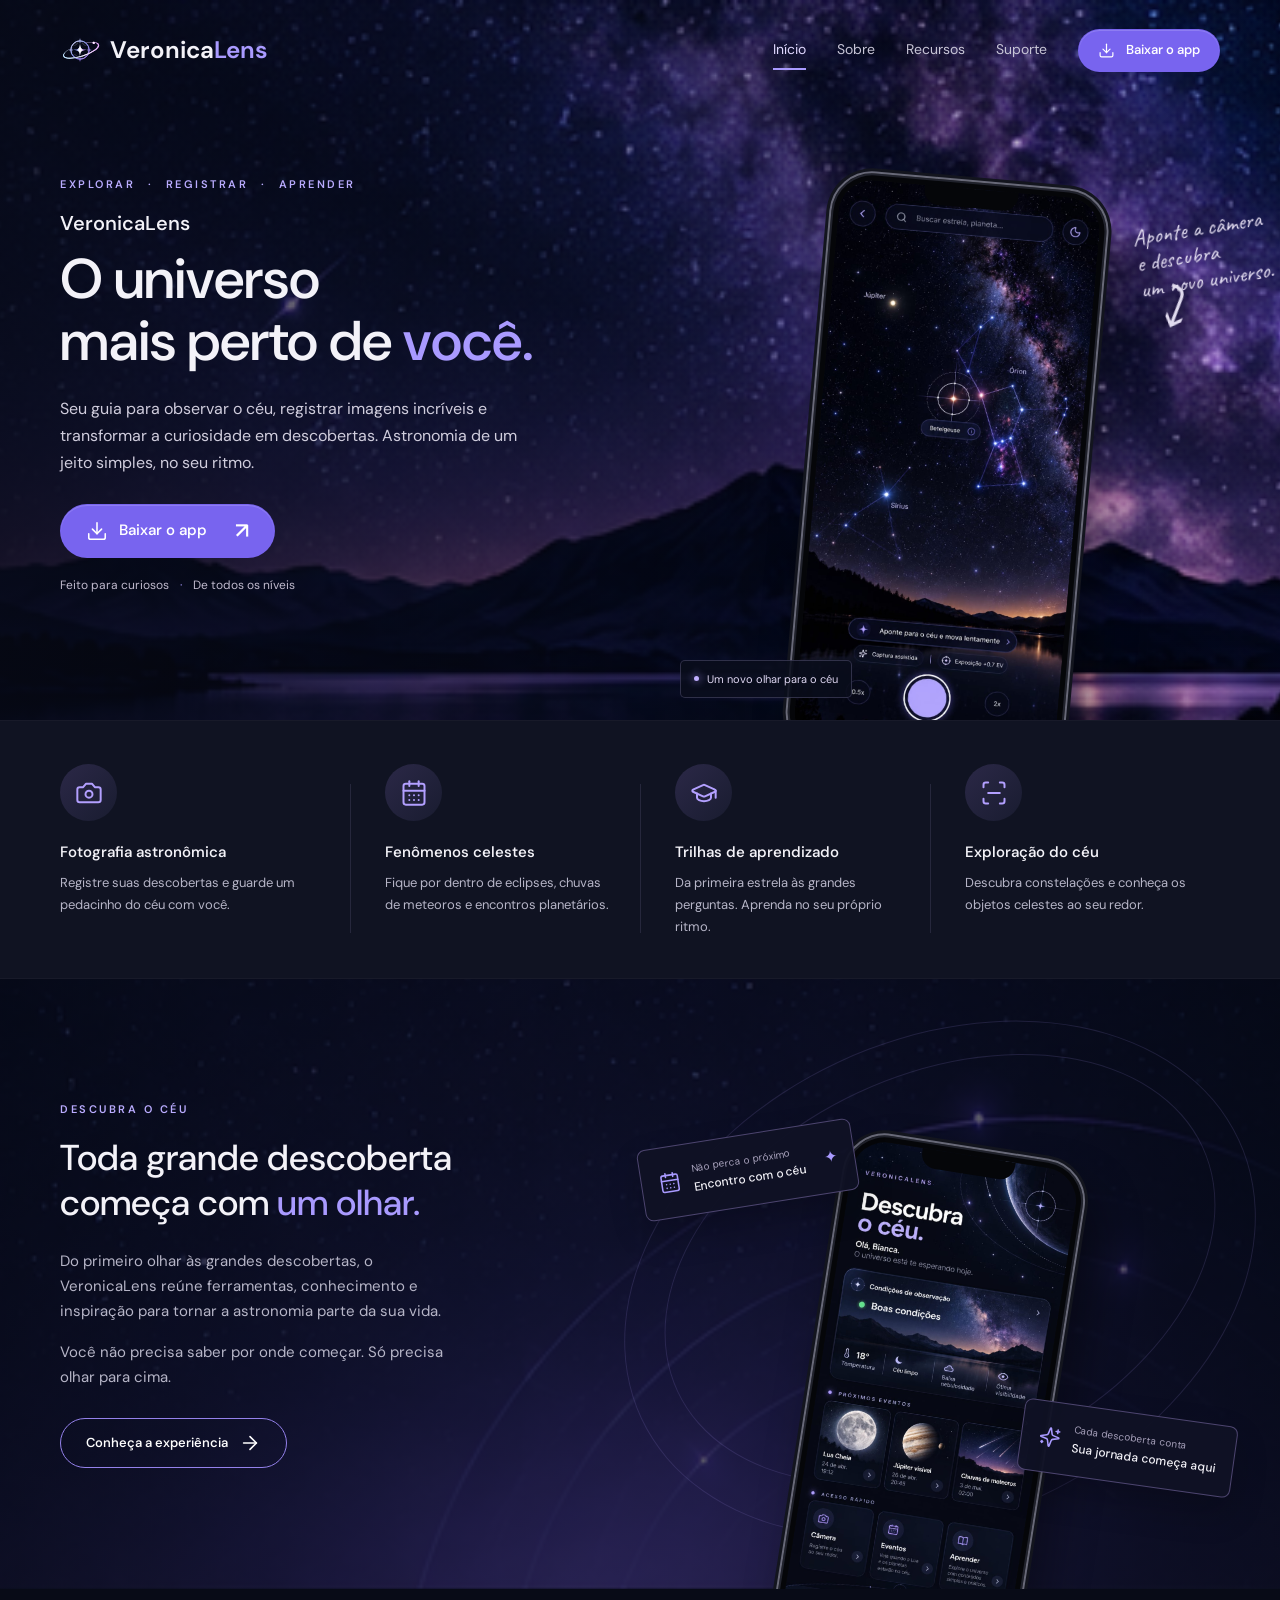
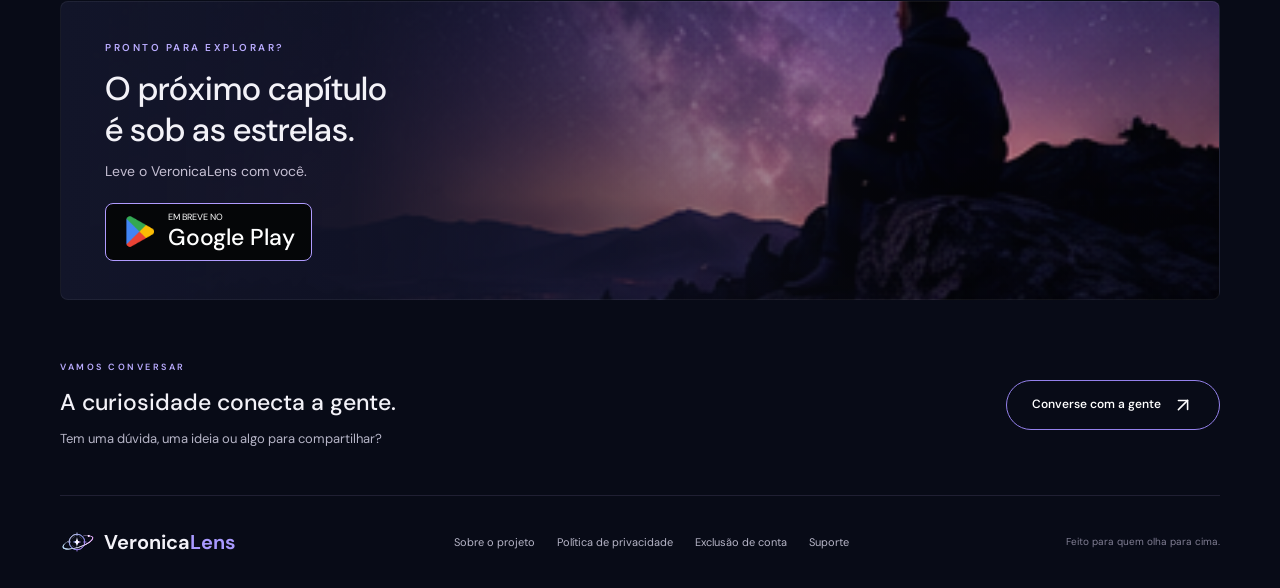
<file: public/index.html>
<!DOCTYPE html>
<html lang="pt-BR">
  <head>
    <meta charset="utf-8">
    <meta name="viewport" content="width=device-width, initial-scale=1">
    <meta name="theme-color" content="#080b17">
    <meta name="description" content="Explore o céu, registre suas descobertas e aprenda astronomia com o VeronicaLens. O universo mais perto de você.">
    <title>VeronicaLens | O universo mais perto de você</title>
    <link rel="icon" href="assets/brand-mark.svg" type="image/svg+xml">
    <link rel="preconnect" href="https://fonts.googleapis.com">
    <link rel="preconnect" href="https://fonts.gstatic.com" crossorigin>
    <link href="https://fonts.googleapis.com/css2?family=Caveat:wght@400;500&family=DM+Sans:wght@400;450;500;550;600;650;700&display=swap" rel="stylesheet">
    <link rel="stylesheet" href="css/style.css">
    <script src="js/lucide.min.js" defer></script>
    <script src="js/main.js" defer></script>
  </head>
  <body>
    <a class="skip-link" href="#conteudo">Ir para o conteúdo</a>
    <div class="hero-sky" id="inicio">
      <header class="site-header container">
        <a class="brand" href="#inicio" aria-label="VeronicaLens, início">
          <img src="assets/brand-mark.svg" width="40" height="40" alt="">
          <span>Veronica<span class="brand-accent">Lens</span></span>
        </a>
        <button class="menu-toggle icon-button" type="button" aria-label="Abrir menu" aria-controls="main-nav" aria-expanded="false"><i data-lucide="menu" aria-hidden="true"></i></button>
        <nav class="main-nav" id="main-nav" aria-label="Navegação principal">
          <a class="nav-link active" href="#inicio" aria-current="location">Início</a>
          <a class="nav-link" href="#sobre">Sobre</a>
          <a class="nav-link" href="#recursos">Recursos</a>
          <a class="nav-link" href="#suporte">Suporte</a>
          <button class="button button-small" type="button" data-download><i data-lucide="download" aria-hidden="true"></i>Baixar o app</button>
        </nav>
      </header>

      <main id="conteudo">
        <section class="hero container" aria-labelledby="hero-title">
          <div class="hero-copy">
            <p class="eyebrow">Explorar <span>·</span> Registrar <span>·</span> Aprender</p>
            <h1 id="hero-title">VeronicaLens<span class="hero-tagline">O universo<br>mais perto de <em>você.</em></span></h1>
            <p class="hero-description">Seu guia para observar o céu, registrar imagens incríveis e transformar a curiosidade em descobertas. Astronomia de um jeito simples, no seu ritmo.</p>
            <button class="button hero-button" type="button" data-download><i data-lucide="download" aria-hidden="true"></i>Baixar o app<span class="button-arrow" aria-hidden="true">↗</span></button>
            <p class="hero-meta">Feito para curiosos <span>·</span> De todos os níveis</p>
          </div>
          <div class="hero-visual">
            <div class="phone hero-phone">
              <div class="phone-camera" aria-hidden="true"></div>
              <img class="phone-screen" src="assets/camera.jpeg" width="738" height="1600" alt="Tela de exploração do VeronicaLens mostrando Órion, Betelgeuse e Sirius no céu estrelado" fetchpriority="high">
            </div>
            <div class="handwritten" aria-hidden="true">Aponte a câmera<br>e descubra<br>um novo universo.<span>⤵</span></div>
            <div class="visual-caption"><span class="live-dot"></span> Um novo olhar para o céu</div>
          </div>
        </section>
      </main>
    </div>

    <section class="features" id="recursos" aria-label="Recursos do VeronicaLens">
      <div class="feature-grid container">
        <article class="feature"><div class="feature-icon"><i data-lucide="camera" aria-hidden="true"></i></div><h2>Fotografia astronômica</h2><p>Registre suas descobertas e guarde um pedacinho do céu com você.</p></article>
        <article class="feature"><div class="feature-icon"><i data-lucide="calendar-days" aria-hidden="true"></i></div><h2>Fenômenos celestes</h2><p>Fique por dentro de eclipses, chuvas de meteoros e encontros planetários.</p></article>
        <article class="feature"><div class="feature-icon"><i data-lucide="graduation-cap" aria-hidden="true"></i></div><h2>Trilhas de aprendizado</h2><p>Da primeira estrela às grandes perguntas. Aprenda no seu próprio ritmo.</p></article>
        <article class="feature"><div class="feature-icon"><i data-lucide="scan-line" aria-hidden="true"></i></div><h2>Exploração do céu</h2><p>Descubra constelações e conheça os objetos celestes ao seu redor.</p></article>
      </div>
    </section>

    <section class="explore-section" id="sobre" aria-labelledby="explore-title">
      <div class="explore container">
        <div class="explore-copy">
          <p class="eyebrow">Descubra o céu</p>
          <h2 id="explore-title">Toda grande descoberta<br>começa com <em>um olhar.</em></h2>
          <p>Do primeiro olhar às grandes descobertas, o VeronicaLens reúne ferramentas, conhecimento e inspiração para tornar a astronomia parte da sua vida.</p>
          <p>Você não precisa saber por onde começar. Só precisa olhar para cima.</p>
          <a class="button button-outline" href="#telas">Conheça a experiência<i data-lucide="arrow-right" aria-hidden="true"></i></a>
        </div>
        <section class="app-showcase" id="telas" aria-label="Telas do aplicativo">
          <div class="orbit orbit-one" aria-hidden="true"></div><div class="orbit orbit-two" aria-hidden="true"></div>
          <div class="floating-label label-events"><span class="label-icon"><i data-lucide="calendar-days" aria-hidden="true"></i></span><div><small>Não perca o próximo</small><strong>Encontro com o céu</strong></div><span class="tiny-star" aria-hidden="true">✦</span></div>
          <div class="phone showcase-phone"><div class="phone-camera" aria-hidden="true"></div><img class="phone-screen" src="assets/home.jpeg" width="738" height="1600" alt="Tela inicial do VeronicaLens com condições de observação, próximos eventos e acesso ao aprendizado" loading="lazy"></div>
          <div class="floating-label label-journey"><span class="label-icon"><i data-lucide="sparkles" aria-hidden="true"></i></span><div><small>Cada descoberta conta</small><strong>Sua jornada começa aqui</strong></div></div>
        </section>
      </div>
    </section>

    <section class="download-section container" id="download" aria-labelledby="download-title">
      <div class="download-banner">
        <div class="download-copy"><p class="eyebrow">Pronto para explorar?</p><h2 id="download-title">O próximo capítulo<br>é sob as estrelas.</h2><p>Leve o VeronicaLens com você.</p><button class="store-button" type="button" data-download><img src="assets/google-play.png" width="35" height="35" alt=""><span><small>EM BREVE NO</small><strong>Google Play</strong></span></button></div>
      </div>
    </section>

    <section class="support-section container" id="suporte" aria-labelledby="support-title">
      <div><p class="eyebrow">Vamos conversar</p><h2 id="support-title">A curiosidade conecta a gente.</h2><p>Tem uma dúvida, uma ideia ou algo para compartilhar?</p></div>
      <a class="button button-outline" href="https://github.com/VeronicaLens/veronica-lens-web/issues" target="_blank" rel="noopener noreferrer">Converse com a gente<i data-lucide="arrow-up-right" aria-hidden="true"></i></a>
    </section>

    <footer class="site-footer container">
      <a class="brand" href="#inicio" aria-label="VeronicaLens, voltar ao início"><img src="assets/brand-mark.svg" width="34" height="34" alt=""><span>Veronica<span class="brand-accent">Lens</span></span></a>
      <nav aria-label="Links do rodapé"><a href="#sobre">Sobre o projeto</a><a href="privacidade/">Política de privacidade</a><a href="excluir-conta/">Exclusão de conta</a><a href="#suporte">Suporte</a></nav>
      <p>Feito para quem olha para cima.</p>
    </footer>

    <dialog class="info-dialog" id="download-dialog" aria-labelledby="dialog-title">
      <button class="dialog-close icon-button" type="button" data-close aria-label="Fechar"><i data-lucide="x" aria-hidden="true"></i></button>
      <span class="dialog-symbol"><i data-lucide="orbit" aria-hidden="true"></i></span><p class="eyebrow">Uma nova perspectiva</p><h2 id="dialog-title">Estamos preparando<br>a próxima descoberta.</h2><p>O VeronicaLens está em desenvolvimento. O download estará disponível aqui quando o aplicativo for publicado na Google Play.</p><button class="button" type="button" data-close>Continuar explorando<i data-lucide="arrow-right" aria-hidden="true"></i></button>
    </dialog>
  </body>
</html>
</file>
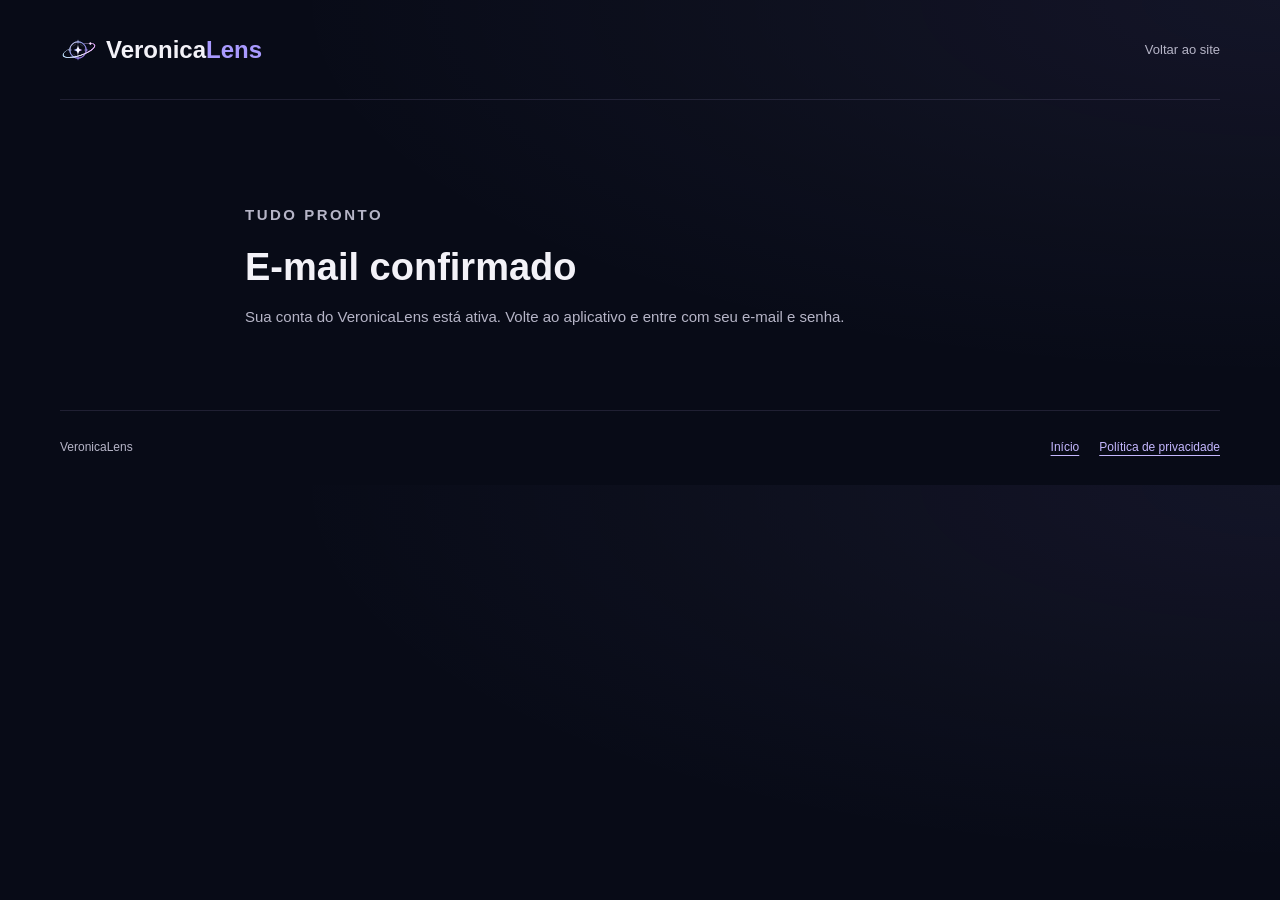
<file: public/conta-confirmada/index.html>
<!DOCTYPE html>
<html lang="pt-BR">
  <head>
    <meta charset="utf-8">
    <meta name="viewport" content="width=device-width, initial-scale=1">
    <meta name="theme-color" content="#080b17">
    <meta name="robots" content="noindex">
    <meta name="referrer" content="no-referrer">
    <title>Confirmação de conta | VeronicaLens</title>
    <link rel="icon" href="../assets/brand-mark.svg" type="image/svg+xml">
    <link rel="stylesheet" href="../css/style.css">
    <script src="../js/confirmacao.js" defer></script>
  </head>
  <body class="legal-page">
    <a class="skip-link" href="#conteudo">Ir para o conteúdo</a>
    <header class="legal-header container">
      <a class="brand" href="../index.html" aria-label="VeronicaLens, início"><img src="../assets/brand-mark.svg" width="36" height="36" alt=""><span>Veronica<span class="brand-accent">Lens</span></span></a>
      <a class="legal-back" href="../index.html">Voltar ao site</a>
    </header>
    <main class="legal-content container" id="conteudo">
      <section id="confirmacao-sucesso" aria-labelledby="sucesso-title">
        <p class="eyebrow">Tudo pronto</p>
        <h1 id="sucesso-title">E-mail confirmado</h1>
        <p>Sua conta do VeronicaLens está ativa. Volte ao aplicativo e entre com seu e-mail e senha.</p>
      </section>
      <section id="confirmacao-erro" aria-labelledby="erro-title" hidden>
        <p class="eyebrow">Link inválido</p>
        <h1 id="erro-title">Não foi possível confirmar</h1>
        <p>O link de confirmação expirou ou já foi usado. Tente entrar no aplicativo; se a conta ainda não estiver ativa, faça o cadastro novamente para receber um novo e-mail.</p>
      </section>
    </main>
    <footer class="legal-footer container"><span>VeronicaLens</span><nav aria-label="Links legais"><a href="../index.html">Início</a><a href="../privacidade/index.html">Política de privacidade</a></nav></footer>
  </body>
</html>
</file>
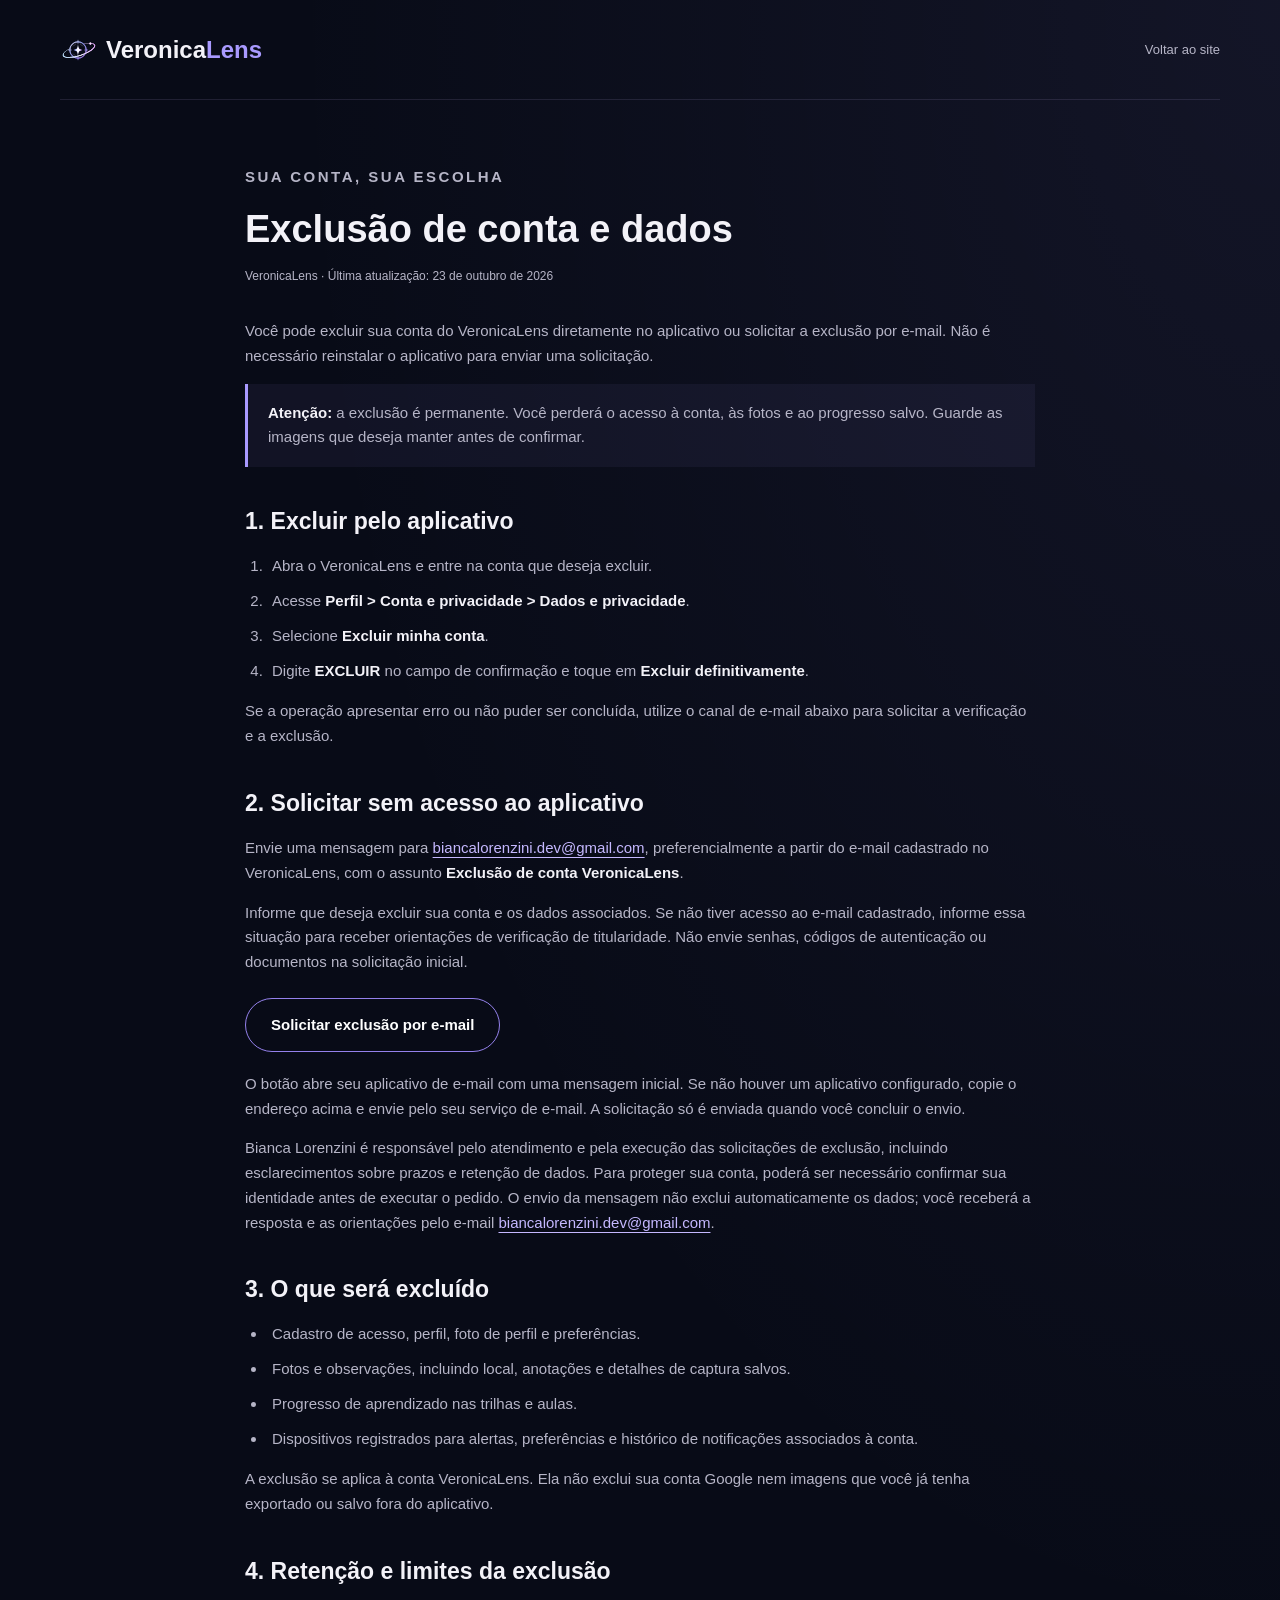
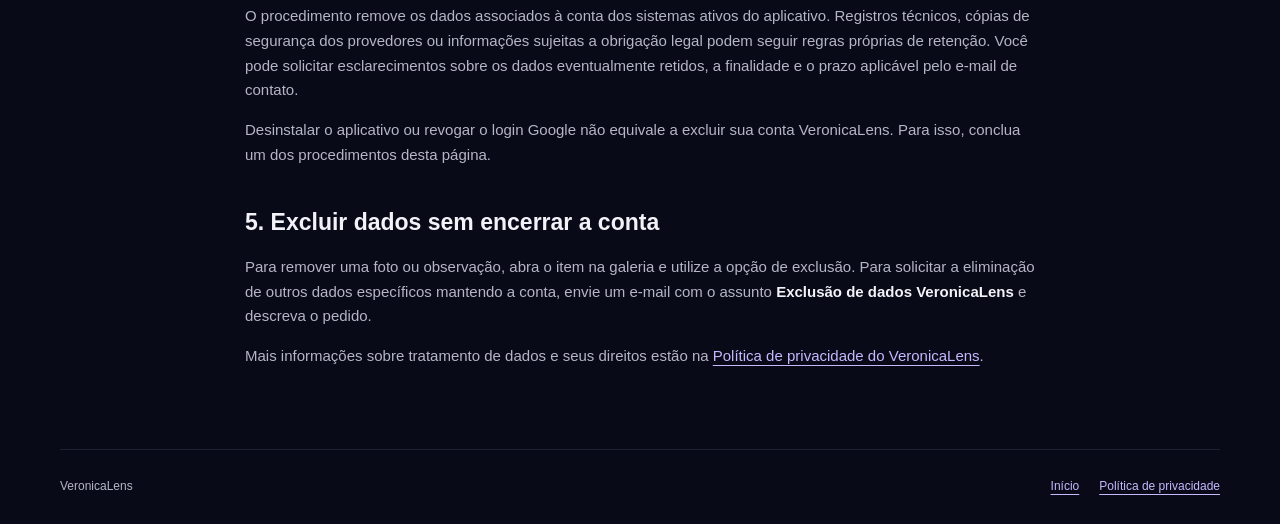
<file: public/excluir-conta/index.html>
<!DOCTYPE html>
<html lang="pt-BR">
  <head>
    <meta charset="utf-8">
    <meta name="viewport" content="width=device-width, initial-scale=1">
    <meta name="theme-color" content="#080b17">
    <meta name="description" content="Solicite a exclusão da sua conta e dos dados do VeronicaLens pelo aplicativo ou por e-mail, mesmo sem acesso ao app.">
    <title>Exclusão de conta e dados | VeronicaLens</title>
    <link rel="icon" href="../assets/brand-mark.svg" type="image/svg+xml">
    <link rel="stylesheet" href="../css/style.css">
  </head>
  <body class="legal-page">
    <a class="skip-link" href="#conteudo">Ir para o conteúdo</a>
    <header class="legal-header container">
      <a class="brand" href="../index.html" aria-label="VeronicaLens, início"><img src="../assets/brand-mark.svg" width="36" height="36" alt=""><span>Veronica<span class="brand-accent">Lens</span></span></a>
      <a class="legal-back" href="../index.html">Voltar ao site</a>
    </header>
    <main class="legal-content container" id="conteudo">
      <p class="eyebrow">Sua conta, sua escolha</p>
      <h1>Exclusão de conta e dados</h1>
      <p class="legal-meta">VeronicaLens · Última atualização: <time datetime="2026-10-23">23 de outubro de 2026</time></p>
      <p>Você pode excluir sua conta do VeronicaLens diretamente no aplicativo ou solicitar a exclusão por e-mail. Não é necessário reinstalar o aplicativo para enviar uma solicitação.</p>
      <p class="legal-notice"><strong>Atenção:</strong> a exclusão é permanente. Você perderá o acesso à conta, às fotos e ao progresso salvo. Guarde as imagens que deseja manter antes de confirmar.</p>

      <section aria-labelledby="app-title">
        <h2 id="app-title">1. Excluir pelo aplicativo</h2>
        <ol>
          <li>Abra o VeronicaLens e entre na conta que deseja excluir.</li>
          <li>Acesse <strong>Perfil &gt; Conta e privacidade &gt; Dados e privacidade</strong>.</li>
          <li>Selecione <strong>Excluir minha conta</strong>.</li>
          <li>Digite <strong>EXCLUIR</strong> no campo de confirmação e toque em <strong>Excluir definitivamente</strong>.</li>
        </ol>
        <p>Se a operação apresentar erro ou não puder ser concluída, utilize o canal de e-mail abaixo para solicitar a verificação e a exclusão.</p>
      </section>

      <section id="solicitar" aria-labelledby="email-title">
        <h2 id="email-title">2. Solicitar sem acesso ao aplicativo</h2>
        <p>Envie uma mensagem para <a href="mailto:biancalorenzini.dev@gmail.com">biancalorenzini.dev@gmail.com</a>, preferencialmente a partir do e-mail cadastrado no VeronicaLens, com o assunto <strong>Exclusão de conta VeronicaLens</strong>.</p>
        <p>Informe que deseja excluir sua conta e os dados associados. Se não tiver acesso ao e-mail cadastrado, informe essa situação para receber orientações de verificação de titularidade. Não envie senhas, códigos de autenticação ou documentos na solicitação inicial.</p>
        <a class="button button-outline legal-request" href="mailto:biancalorenzini.dev@gmail.com?subject=Exclus%C3%A3o%20de%20conta%20VeronicaLens&amp;body=Ol%C3%A1%2C%20solicito%20a%20exclus%C3%A3o%20da%20minha%20conta%20VeronicaLens%20e%20dos%20dados%20associados.%0A%0AE-mail%20cadastrado%3A%20">Solicitar exclusão por e-mail</a>
        <p>O botão abre seu aplicativo de e-mail com uma mensagem inicial. Se não houver um aplicativo configurado, copie o endereço acima e envie pelo seu serviço de e-mail. A solicitação só é enviada quando você concluir o envio.</p>
        <p>Bianca Lorenzini é responsável pelo atendimento e pela execução das solicitações de exclusão, incluindo esclarecimentos sobre prazos e retenção de dados. Para proteger sua conta, poderá ser necessário confirmar sua identidade antes de executar o pedido. O envio da mensagem não exclui automaticamente os dados; você receberá a resposta e as orientações pelo e-mail <a href="mailto:biancalorenzini.dev@gmail.com">biancalorenzini.dev@gmail.com</a>.</p>
      </section>

      <section aria-labelledby="dados-title">
        <h2 id="dados-title">3. O que será excluído</h2>
        <ul>
          <li>Cadastro de acesso, perfil, foto de perfil e preferências.</li>
          <li>Fotos e observações, incluindo local, anotações e detalhes de captura salvos.</li>
          <li>Progresso de aprendizado nas trilhas e aulas.</li>
          <li>Dispositivos registrados para alertas, preferências e histórico de notificações associados à conta.</li>
        </ul>
        <p>A exclusão se aplica à conta VeronicaLens. Ela não exclui sua conta Google nem imagens que você já tenha exportado ou salvo fora do aplicativo.</p>
      </section>

      <section aria-labelledby="retencao-title">
        <h2 id="retencao-title">4. Retenção e limites da exclusão</h2>
        <p>O procedimento remove os dados associados à conta dos sistemas ativos do aplicativo. Registros técnicos, cópias de segurança dos provedores ou informações sujeitas a obrigação legal podem seguir regras próprias de retenção. Você pode solicitar esclarecimentos sobre os dados eventualmente retidos, a finalidade e o prazo aplicável pelo e-mail de contato.</p>
        <p>Desinstalar o aplicativo ou revogar o login Google não equivale a excluir sua conta VeronicaLens. Para isso, conclua um dos procedimentos desta página.</p>
      </section>

      <section aria-labelledby="parcial-title">
        <h2 id="parcial-title">5. Excluir dados sem encerrar a conta</h2>
        <p>Para remover uma foto ou observação, abra o item na galeria e utilize a opção de exclusão. Para solicitar a eliminação de outros dados específicos mantendo a conta, envie um e-mail com o assunto <strong>Exclusão de dados VeronicaLens</strong> e descreva o pedido.</p>
        <p>Mais informações sobre tratamento de dados e seus direitos estão na <a href="../privacidade/index.html">Política de privacidade do VeronicaLens</a>.</p>
      </section>
    </main>
    <footer class="legal-footer container"><span>VeronicaLens</span><nav aria-label="Links legais"><a href="../index.html">Início</a><a href="../privacidade/index.html">Política de privacidade</a></nav></footer>
  </body>
</html>
</file>
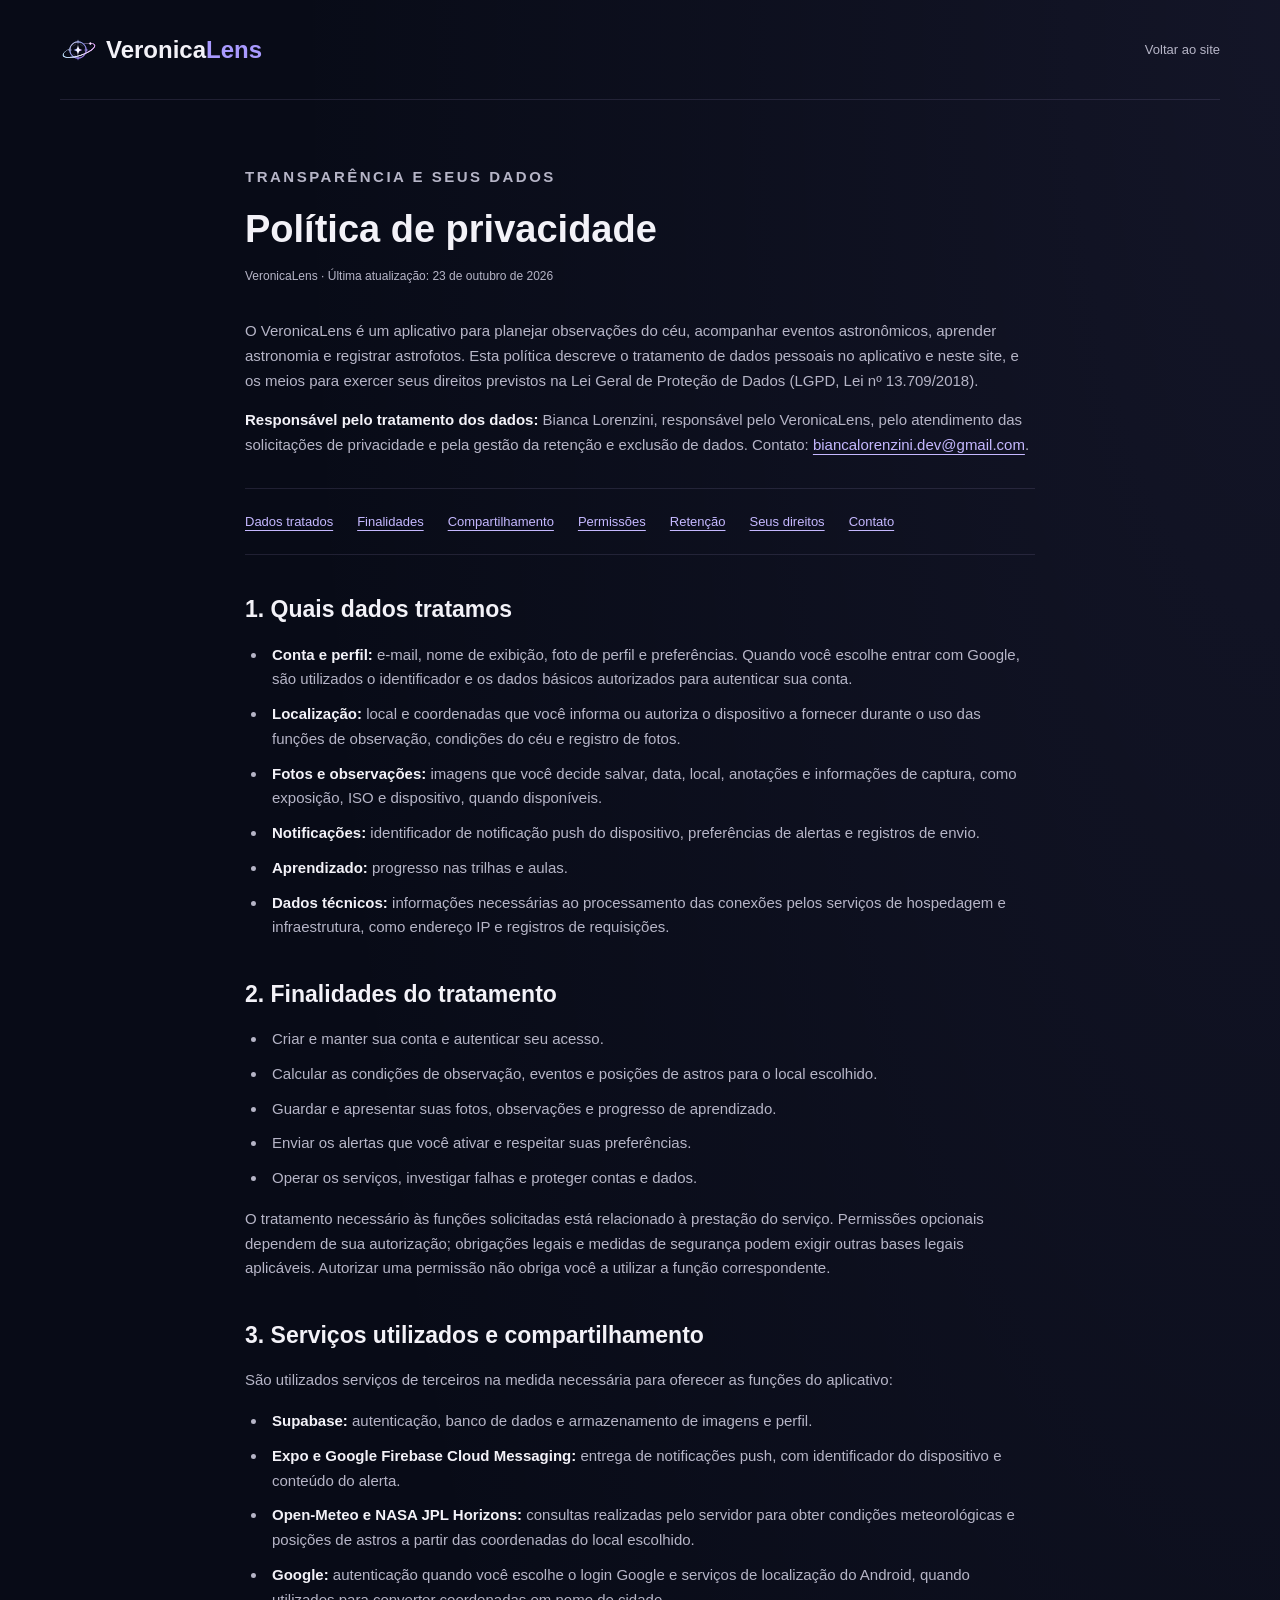
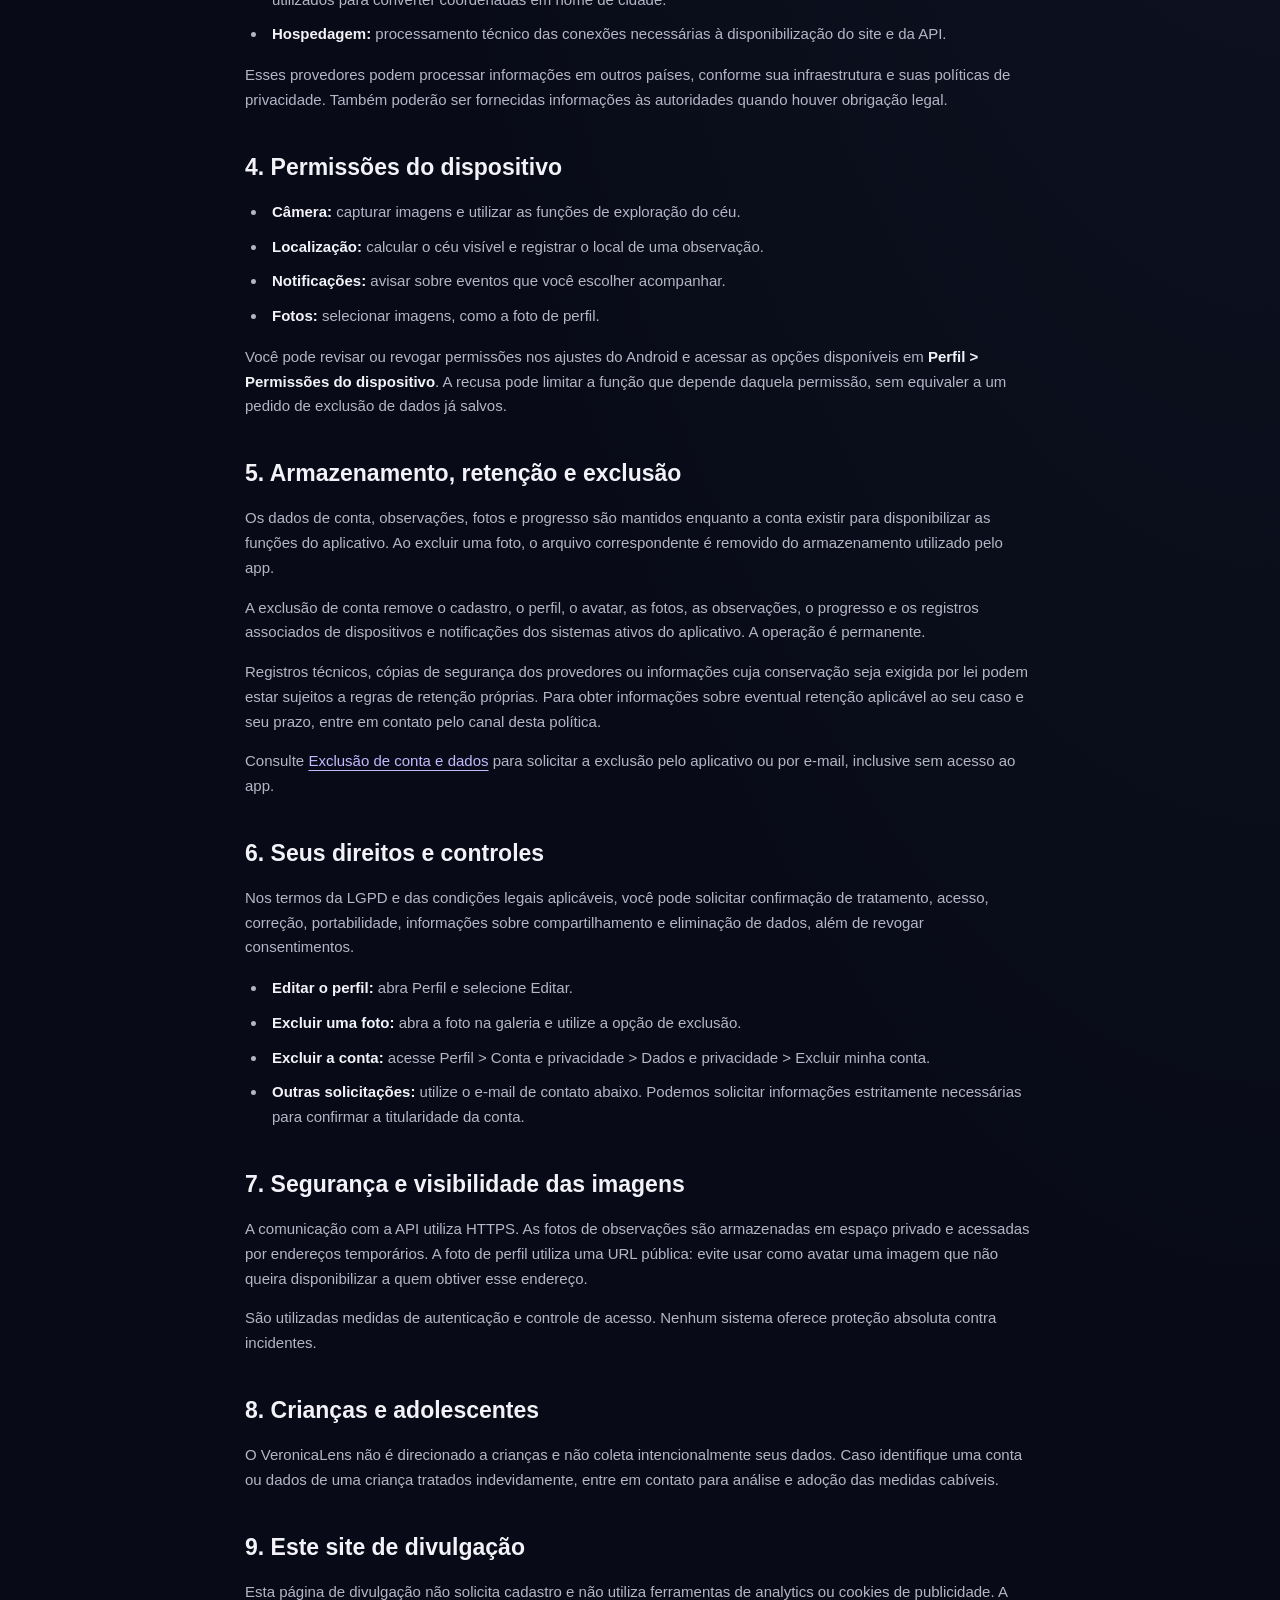
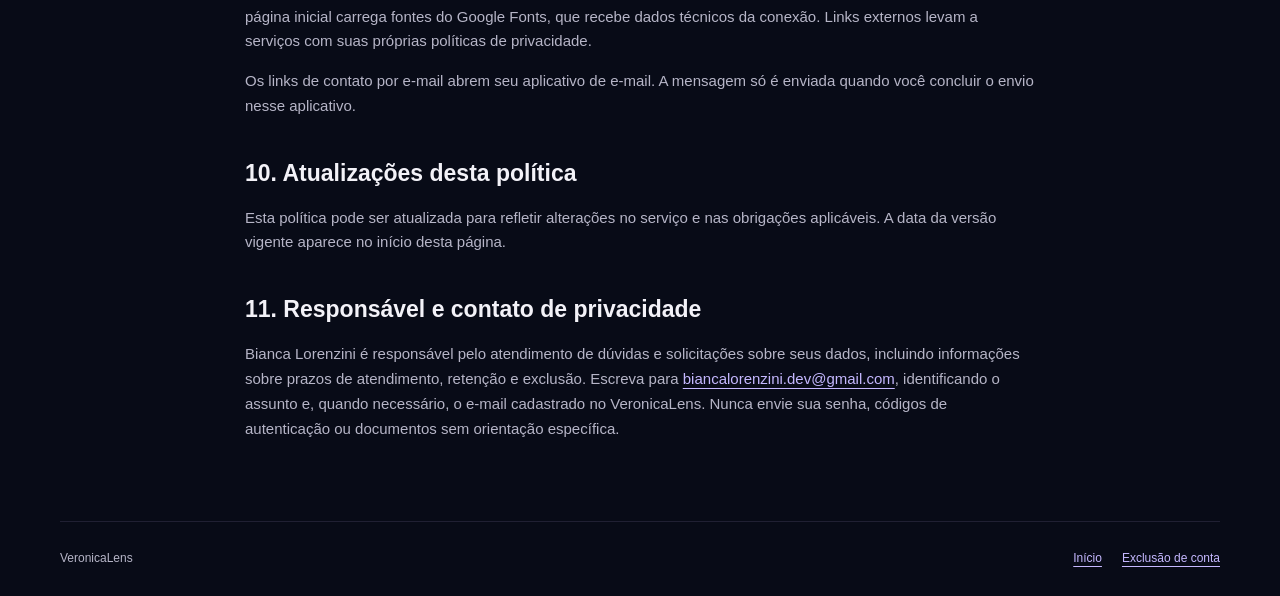
<file: public/privacidade/index.html>
<!DOCTYPE html>
<html lang="pt-BR">
  <head>
    <meta charset="utf-8">
    <meta name="viewport" content="width=device-width, initial-scale=1">
    <meta name="theme-color" content="#080b17">
    <meta name="description" content="Saiba como o VeronicaLens trata seus dados pessoais, quais permissões utiliza e como solicitar a exclusão da conta.">
    <title>Política de privacidade | VeronicaLens</title>
    <link rel="icon" href="../assets/brand-mark.svg" type="image/svg+xml">
    <link rel="stylesheet" href="../css/style.css">
  </head>
  <body class="legal-page">
    <a class="skip-link" href="#conteudo">Ir para o conteúdo</a>
    <header class="legal-header container">
      <a class="brand" href="../index.html" aria-label="VeronicaLens, início"><img src="../assets/brand-mark.svg" width="36" height="36" alt=""><span>Veronica<span class="brand-accent">Lens</span></span></a>
      <a class="legal-back" href="../index.html">Voltar ao site</a>
    </header>
    <main class="legal-content container" id="conteudo">
      <p class="eyebrow">Transparência e seus dados</p>
      <h1>Política de privacidade</h1>
      <p class="legal-meta">VeronicaLens · Última atualização: <time datetime="2026-10-23">23 de outubro de 2026</time></p>
      <p>O VeronicaLens é um aplicativo para planejar observações do céu, acompanhar eventos astronômicos, aprender astronomia e registrar astrofotos. Esta política descreve o tratamento de dados pessoais no aplicativo e neste site, e os meios para exercer seus direitos previstos na Lei Geral de Proteção de Dados (LGPD, Lei nº 13.709/2018).</p>
      <p><strong>Responsável pelo tratamento dos dados:</strong> Bianca Lorenzini, responsável pelo VeronicaLens, pelo atendimento das solicitações de privacidade e pela gestão da retenção e exclusão de dados. Contato: <a href="mailto:biancalorenzini.dev@gmail.com">biancalorenzini.dev@gmail.com</a>.</p>

      <nav class="legal-index" aria-label="Conteúdo desta política">
        <a href="#dados">Dados tratados</a><a href="#finalidades">Finalidades</a><a href="#compartilhamento">Compartilhamento</a><a href="#permissoes">Permissões</a><a href="#retencao">Retenção</a><a href="#direitos">Seus direitos</a><a href="#contato">Contato</a>
      </nav>

      <section id="dados" aria-labelledby="dados-title">
        <h2 id="dados-title">1. Quais dados tratamos</h2>
        <ul>
          <li><strong>Conta e perfil:</strong> e-mail, nome de exibição, foto de perfil e preferências. Quando você escolhe entrar com Google, são utilizados o identificador e os dados básicos autorizados para autenticar sua conta.</li>
          <li><strong>Localização:</strong> local e coordenadas que você informa ou autoriza o dispositivo a fornecer durante o uso das funções de observação, condições do céu e registro de fotos.</li>
          <li><strong>Fotos e observações:</strong> imagens que você decide salvar, data, local, anotações e informações de captura, como exposição, ISO e dispositivo, quando disponíveis.</li>
          <li><strong>Notificações:</strong> identificador de notificação push do dispositivo, preferências de alertas e registros de envio.</li>
          <li><strong>Aprendizado:</strong> progresso nas trilhas e aulas.</li>
          <li><strong>Dados técnicos:</strong> informações necessárias ao processamento das conexões pelos serviços de hospedagem e infraestrutura, como endereço IP e registros de requisições.</li>
        </ul>
      </section>

      <section id="finalidades" aria-labelledby="finalidades-title">
        <h2 id="finalidades-title">2. Finalidades do tratamento</h2>
        <ul>
          <li>Criar e manter sua conta e autenticar seu acesso.</li>
          <li>Calcular as condições de observação, eventos e posições de astros para o local escolhido.</li>
          <li>Guardar e apresentar suas fotos, observações e progresso de aprendizado.</li>
          <li>Enviar os alertas que você ativar e respeitar suas preferências.</li>
          <li>Operar os serviços, investigar falhas e proteger contas e dados.</li>
        </ul>
        <p>O tratamento necessário às funções solicitadas está relacionado à prestação do serviço. Permissões opcionais dependem de sua autorização; obrigações legais e medidas de segurança podem exigir outras bases legais aplicáveis. Autorizar uma permissão não obriga você a utilizar a função correspondente.</p>
      </section>

      <section id="compartilhamento" aria-labelledby="compartilhamento-title">
        <h2 id="compartilhamento-title">3. Serviços utilizados e compartilhamento</h2>
        <p>São utilizados serviços de terceiros na medida necessária para oferecer as funções do aplicativo:</p>
        <ul>
          <li><strong>Supabase:</strong> autenticação, banco de dados e armazenamento de imagens e perfil.</li>
          <li><strong>Expo e Google Firebase Cloud Messaging:</strong> entrega de notificações push, com identificador do dispositivo e conteúdo do alerta.</li>
          <li><strong>Open-Meteo e NASA JPL Horizons:</strong> consultas realizadas pelo servidor para obter condições meteorológicas e posições de astros a partir das coordenadas do local escolhido.</li>
          <li><strong>Google:</strong> autenticação quando você escolhe o login Google e serviços de localização do Android, quando utilizados para converter coordenadas em nome de cidade.</li>
          <li><strong>Hospedagem:</strong> processamento técnico das conexões necessárias à disponibilização do site e da API.</li>
        </ul>
        <p>Esses provedores podem processar informações em outros países, conforme sua infraestrutura e suas políticas de privacidade. Também poderão ser fornecidas informações às autoridades quando houver obrigação legal.</p>
      </section>

      <section id="permissoes" aria-labelledby="permissoes-title">
        <h2 id="permissoes-title">4. Permissões do dispositivo</h2>
        <ul>
          <li><strong>Câmera:</strong> capturar imagens e utilizar as funções de exploração do céu.</li>
          <li><strong>Localização:</strong> calcular o céu visível e registrar o local de uma observação.</li>
          <li><strong>Notificações:</strong> avisar sobre eventos que você escolher acompanhar.</li>
          <li><strong>Fotos:</strong> selecionar imagens, como a foto de perfil.</li>
        </ul>
        <p>Você pode revisar ou revogar permissões nos ajustes do Android e acessar as opções disponíveis em <strong>Perfil &gt; Permissões do dispositivo</strong>. A recusa pode limitar a função que depende daquela permissão, sem equivaler a um pedido de exclusão de dados já salvos.</p>
      </section>

      <section id="retencao" aria-labelledby="retencao-title">
        <h2 id="retencao-title">5. Armazenamento, retenção e exclusão</h2>
        <p>Os dados de conta, observações, fotos e progresso são mantidos enquanto a conta existir para disponibilizar as funções do aplicativo. Ao excluir uma foto, o arquivo correspondente é removido do armazenamento utilizado pelo app.</p>
        <p>A exclusão de conta remove o cadastro, o perfil, o avatar, as fotos, as observações, o progresso e os registros associados de dispositivos e notificações dos sistemas ativos do aplicativo. A operação é permanente.</p>
        <p>Registros técnicos, cópias de segurança dos provedores ou informações cuja conservação seja exigida por lei podem estar sujeitos a regras de retenção próprias. Para obter informações sobre eventual retenção aplicável ao seu caso e seu prazo, entre em contato pelo canal desta política.</p>
        <p>Consulte <a href="../excluir-conta/index.html">Exclusão de conta e dados</a> para solicitar a exclusão pelo aplicativo ou por e-mail, inclusive sem acesso ao app.</p>
      </section>

      <section id="direitos" aria-labelledby="direitos-title">
        <h2 id="direitos-title">6. Seus direitos e controles</h2>
        <p>Nos termos da LGPD e das condições legais aplicáveis, você pode solicitar confirmação de tratamento, acesso, correção, portabilidade, informações sobre compartilhamento e eliminação de dados, além de revogar consentimentos.</p>
        <ul>
          <li><strong>Editar o perfil:</strong> abra Perfil e selecione Editar.</li>
          <li><strong>Excluir uma foto:</strong> abra a foto na galeria e utilize a opção de exclusão.</li>
          <li><strong>Excluir a conta:</strong> acesse Perfil &gt; Conta e privacidade &gt; Dados e privacidade &gt; Excluir minha conta.</li>
          <li><strong>Outras solicitações:</strong> utilize o e-mail de contato abaixo. Podemos solicitar informações estritamente necessárias para confirmar a titularidade da conta.</li>
        </ul>
      </section>

      <section aria-labelledby="seguranca-title">
        <h2 id="seguranca-title">7. Segurança e visibilidade das imagens</h2>
        <p>A comunicação com a API utiliza HTTPS. As fotos de observações são armazenadas em espaço privado e acessadas por endereços temporários. A foto de perfil utiliza uma URL pública: evite usar como avatar uma imagem que não queira disponibilizar a quem obtiver esse endereço.</p>
        <p>São utilizadas medidas de autenticação e controle de acesso. Nenhum sistema oferece proteção absoluta contra incidentes.</p>
      </section>

      <section aria-labelledby="criancas-title">
        <h2 id="criancas-title">8. Crianças e adolescentes</h2>
        <p>O VeronicaLens não é direcionado a crianças e não coleta intencionalmente seus dados. Caso identifique uma conta ou dados de uma criança tratados indevidamente, entre em contato para análise e adoção das medidas cabíveis.</p>
      </section>

      <section aria-labelledby="site-title">
        <h2 id="site-title">9. Este site de divulgação</h2>
        <p>Esta página de divulgação não solicita cadastro e não utiliza ferramentas de analytics ou cookies de publicidade. A página inicial carrega fontes do Google Fonts, que recebe dados técnicos da conexão. Links externos levam a serviços com suas próprias políticas de privacidade.</p>
        <p>Os links de contato por e-mail abrem seu aplicativo de e-mail. A mensagem só é enviada quando você concluir o envio nesse aplicativo.</p>
      </section>

      <section aria-labelledby="alteracoes-title">
        <h2 id="alteracoes-title">10. Atualizações desta política</h2>
        <p>Esta política pode ser atualizada para refletir alterações no serviço e nas obrigações aplicáveis. A data da versão vigente aparece no início desta página.</p>
      </section>

      <section id="contato" aria-labelledby="contato-title">
        <h2 id="contato-title">11. Responsável e contato de privacidade</h2>
        <p>Bianca Lorenzini é responsável pelo atendimento de dúvidas e solicitações sobre seus dados, incluindo informações sobre prazos de atendimento, retenção e exclusão. Escreva para <a href="mailto:biancalorenzini.dev@gmail.com">biancalorenzini.dev@gmail.com</a>, identificando o assunto e, quando necessário, o e-mail cadastrado no VeronicaLens. Nunca envie sua senha, códigos de autenticação ou documentos sem orientação específica.</p>
      </section>
    </main>
    <footer class="legal-footer container"><span>VeronicaLens</span><nav aria-label="Links legais"><a href="../index.html">Início</a><a href="../excluir-conta/index.html">Exclusão de conta</a></nav></footer>
  </body>
</html>
</file>
<file: public/css/style.css>
:root {
  color-scheme: dark;
  --background: #080b17;
  --surface: #101322;
  --text: #f3f2f8;
  --muted: #b6b5c7;
  --accent: #a99aff;
  --line: rgb(174 163 221 / 14%);
  --font: "DM Sans", sans-serif;
}

* { box-sizing: border-box; }
html { scroll-behavior: smooth; scroll-padding-top: 32px; }
body { margin: 0; background: var(--background); color: var(--text); font-family: var(--font); font-size: 16px; line-height: 1.65; letter-spacing: 0; }
button, a { -webkit-tap-highlight-color: transparent; }
button { font: inherit; cursor: pointer; }
a { color: inherit; text-decoration: none; }
button, input { letter-spacing: 0; }
button { color: inherit; }
img { display: block; max-width: 100%; }
svg { width: 22px; height: 22px; flex-shrink: 0; stroke-width: 1.7; }
button:focus-visible, a:focus-visible { outline: 2px solid var(--accent); outline-offset: 6px; }
::selection { color: white; background: #6755b8; }
.container { width: min(1160px, calc(100% - 96px)); margin-inline: auto; }
.skip-link { position: absolute; top: -80px; left: 20px; z-index: 20; background: var(--text); color: var(--background); padding: 10px 18px; }
.skip-link:focus { top: 12px; }
.hero-sky { position: relative; isolation: isolate; overflow: hidden; background: url("../assets/hero_ceu_estrelado.png") center bottom / cover no-repeat; }
.hero-sky::before { content: ""; position: absolute; inset: 0; z-index: -1; background: linear-gradient(90deg, rgb(7 10 23 / 79%) 0%, rgb(7 10 23 / 43%) 48%, rgb(7 10 23 / 9%) 100%); }
.site-header { height: 100px; display: flex; align-items: center; justify-content: space-between; gap: 32px; }
.brand { display: inline-flex; align-items: center; gap: 10px; flex-shrink: 0; font-size: 24px; font-weight: 650; line-height: 1; }
.brand-accent { color: var(--accent); }
.main-nav { display: flex; gap: 31px; align-items: center; font-size: 14px; }
.nav-link { position: relative; color: #c7c5d6; padding-block: 10px; transition: color .2s; }
.nav-link:hover, .nav-link.active { color: #e0d8ff; }
.nav-link.active::after { position: absolute; content: ""; height: 2px; bottom: 2px; left: 0; right: 0; background: var(--accent); }
.button { display: inline-flex; justify-content: center; align-items: center; gap: 11px; min-height: 54px; padding: 13px 25px; border: 1px solid transparent; border-radius: 40px; color: white; background: #7864ef; box-shadow: inset 0 1px 0 rgb(255 255 255 / 16%); font-weight: 550; font-size: 15px; line-height: 1.4; transition: background .2s, transform .2s, border-color .2s; }
.button:hover { background: #8c79fa; transform: translateY(-2px); }
.button-small { min-height: 43px; padding: 10px 19px; font-size: 13px; }
.button-small svg { width: 17px; height: 17px; }
.button-outline { background: transparent; border-color: #9481eb; box-shadow: none; }
.button-outline:hover { background: rgb(169 154 255 / 10%); border-color: #cabfff; }
.icon-button { display: grid; place-items: center; width: 44px; height: 44px; padding: 0; border: 1px solid var(--line); border-radius: 50%; background: var(--surface); }
.menu-toggle { display: none; }
.hero { min-height: 620px; display: grid; grid-template-columns: 1.12fr 1fr; gap: 20px; align-items: center; }
.hero-copy { padding-block: 40px 90px; position: relative; z-index: 2; animation: enter .8s both; }
.eyebrow { margin: 0 0 17px; text-transform: uppercase; font-size: 11px; font-weight: 600; letter-spacing: 2.5px; color: #baacff; }
.eyebrow span { margin-inline: 7px; }
h1, h2, p { margin-top: 0; }
h1 { margin-bottom: 23px; font-size: 20px; font-weight: 550; line-height: 1.3; }
.hero-tagline { display: block; margin-top: 12px; font-size: 56px; font-weight: 550; line-height: 1.11; }
em { color: var(--accent); font-style: normal; }
.hero-description { max-width: 480px; margin-bottom: 27px; font-size: 16px; color: #d0cddd; line-height: 1.7; }
.hero-button { min-width: 215px; }
.button-arrow { margin-left: 17px; font-size: 22px; line-height: 1; }
.hero-meta { margin: 18px 0 0; color: #c0bacd; font-size: 12px; }
.hero-meta span { margin-inline: 8px; color: var(--accent); }
.hero-visual { position: relative; align-self: stretch; display: flex; justify-content: center; align-items: flex-end; padding-top: 25px; animation: enter 1s .15s both; }
.phone { position: relative; flex-shrink: 0; width: 270px; padding: 7px; border: 2px solid #686978; border-radius: 43px; background: #050609; box-shadow: 0 0 0 3px #13151e, 16px 25px 45px rgb(0 0 0 / 38%), inset 0 0 0 2px #20222c; overflow: hidden; }
.phone-screen { width: 100%; height: auto; border-radius: 34px; }
.phone-camera { position: absolute; z-index: 1; width: 94px; height: 19px; top: 7px; left: 50%; transform: translateX(-50%); border-radius: 0 0 15px 15px; background: #050609; }
.hero-phone { width: 280px; transform: rotate(5deg) translateY(45px); }
.handwritten { position: absolute; right: -56px; top: 115px; color: #e1dbef; font-family: "Caveat", cursive; font-size: 23px; line-height: 1.12; transform: rotate(-9deg); }
.handwritten span { display: block; margin: 6px 0 0 10px; font-size: 55px; transform: rotate(30deg); }
.visual-caption { position: absolute; bottom: 22px; left: -2px; display: flex; align-items: center; gap: 8px; color: #ded6f1; font-size: 11px; padding: 9px 13px; border: 1px solid rgb(202 191 255 / 20%); border-radius: 5px; background: rgb(10 13 28 / 85%); }
.live-dot { height: 5px; width: 5px; border-radius: 50%; background: #c1afff; box-shadow: 0 0 8px #a99aff; }
.features { position: relative; z-index: 3; background: #101322; border-block: 1px solid rgb(255 255 255 / 3%); }
.feature-grid { display: grid; grid-template-columns: repeat(4, 1fr); gap: 0; padding-block: 43px 40px; }
.feature { position: relative; padding: 0 26px 0 35px; }
.feature:first-child { padding-left: 0; }
.feature:last-child { padding-right: 0; }
.feature + .feature::before { content: ""; position: absolute; left: 0; top: 20px; bottom: 5px; width: 1px; background: var(--line); }
.feature-icon { display: grid; place-items: center; height: 57px; width: 57px; margin-bottom: 19px; border-radius: 50%; color: #b3a0ff; background: linear-gradient(135deg, #2b2847, #191c30); }
.feature-icon svg { width: 28px; height: 28px; }
.feature h2 { margin-bottom: 7px; font-size: 15px; font-weight: 550; }
.feature p { margin-bottom: 0; max-width: 235px; color: var(--muted); font-size: 13px; line-height: 1.7; }
.explore-section { overflow: hidden; background: linear-gradient(rgb(8 11 23 / 65%), rgb(8 11 23 / 65%)), url("../assets/fundo_secoes_orbitas.png") center / cover no-repeat; }
.explore { display: grid; grid-template-columns: 1fr 1fr; gap: 40px; align-items: center; min-height: 610px; }
.explore-copy { padding-block: 70px; position: relative; z-index: 2; }
.explore h2 { font-size: 36px; font-weight: 500; line-height: 1.25; margin-bottom: 24px; }
.explore-copy > p:not(.eyebrow) { max-width: 410px; font-size: 15px; color: var(--muted); margin-bottom: 17px; }
.explore-copy .button { margin-top: 11px; font-size: 13px; min-height: 46px; }
.app-showcase { position: relative; min-height: 610px; display: flex; align-items: flex-end; justify-content: center; scroll-margin-top: 20px; }
.showcase-phone { width: 245px; transform: rotate(9deg) translateY(65px); z-index: 1; }
.orbit { position: absolute; top: 95px; left: 50%; width: 580px; height: 390px; border: 1px solid rgb(165 147 238 / 15%); border-radius: 50%; transform: translateX(-50%) rotate(-25deg); }
.orbit-two { width: 660px; height: 480px; top: 60px; }
.floating-label { position: absolute; display: flex; align-items: center; gap: 12px; border: 1px solid #4d456f; background: rgb(15 17 36 / 95%); border-radius: 8px; padding: 17px; box-shadow: 0 16px 35px rgb(0 0 0 / 20%); z-index: 2; }
.label-events { left: -20px; top: 155px; transform: rotate(-9deg); }
.label-journey { right: -15px; bottom: 105px; transform: rotate(8deg); }
.label-icon { color: var(--accent); display: flex; }
.floating-label small { display: block; color: #a7a1bb; font-size: 10px; }
.floating-label strong { display: block; font-size: 12px; font-weight: 500; }
.tiny-star { color: var(--accent); margin-left: 7px; }
.download-section { position: relative; z-index: 3; padding-top: 12px; }
.download-banner { min-height: 295px; border-radius: 8px; overflow: hidden; border: 1px solid rgb(255 255 255 / 6%); background: linear-gradient(90deg, #121529 0%, rgb(16 18 37 / 94%) 25%, rgb(16 18 37 / 18%) 75%), url("../assets/exploracao_paisagem.png") right center / cover no-repeat; }
.download-copy { padding: 38px 44px; }
.download-copy .eyebrow { margin-bottom: 11px; font-size: 10px; }
.download-copy h2 { font-size: 33px; font-weight: 500; line-height: 1.25; margin-bottom: 10px; }
.download-copy > p:not(.eyebrow) { font-size: 14px; color: #c5bfd3; margin-bottom: 20px; }
.store-button { display: inline-flex; align-items: center; gap: 11px; padding: 8px 16px; border: 1px solid #b09bff; border-radius: 8px; color: white; background: #050608; text-align: left; transition: border-color .2s, background .2s; }
.store-button:hover { border-color: white; background: #191623; }
.store-button small { display: block; font-size: 9px; line-height: 1.2; }
.store-button strong { display: block; font-size: 23px; font-weight: 500; line-height: 1.25; }
.support-section { display: flex; justify-content: space-between; align-items: center; gap: 30px; padding-block: 60px 45px; }
.support-section .eyebrow { font-size: 9px; margin-bottom: 9px; }
.support-section h2 { font-size: 23px; font-weight: 500; margin-bottom: 7px; }
.support-section p:not(.eyebrow) { margin-bottom: 0; font-size: 13px; color: var(--muted); }
.support-section .button { font-size: 12px; min-height: 44px; white-space: nowrap; }
.site-footer { border-top: 1px solid var(--line); display: flex; justify-content: space-between; align-items: center; gap: 25px; padding-block: 29px; }
.site-footer .brand { font-size: 20px; }
.site-footer nav { display: flex; align-items: center; gap: 22px; font-size: 11px; color: var(--muted); }
.site-footer nav a:hover, .text-button:hover { color: white; }
.text-button { border: 0; padding: 0; color: inherit; font: inherit; background: none; }
.site-footer > p { font-size: 10px; color: #807e93; margin: 0; }
.info-dialog { position: fixed; width: min(470px, calc(100% - 32px)); max-height: calc(100% - 40px); overflow-y: auto; padding: 45px 32px 32px; color: var(--text); background: #111424; border: 1px solid #48405f; border-radius: 8px; box-shadow: 0 25px 100px #0009; }
.info-dialog::backdrop { background: rgb(3 5 13 / 80%); backdrop-filter: blur(7px); }
.dialog-close { position: absolute; top: 12px; right: 12px; width: 34px; height: 34px; }
.dialog-close svg { width: 18px; height: 18px; }
.dialog-symbol { display: block; color: var(--accent); margin-bottom: 22px; }
.dialog-symbol svg { width: 38px; height: 38px; }
.info-dialog h2 { font-size: 28px; font-weight: 500; line-height: 1.3; }
.info-dialog > p:not(.eyebrow) { color: var(--muted); font-size: 14px; }
.info-dialog .button { margin-top: 10px; font-size: 13px; }
body.has-dialog { overflow: hidden; }
.legal-page { background: radial-gradient(ellipse at top right, rgb(169 154 255 / 7%), transparent 55%), var(--background); }
.legal-header { display: flex; justify-content: space-between; align-items: center; gap: 20px; min-height: 100px; border-bottom: 1px solid var(--line); }
.legal-back { color: var(--muted); font-size: 13px; }
.legal-content { max-width: 790px; padding-block: 65px; }
.legal-content h1 { font-size: 38px; font-weight: 550; line-height: 1.2; margin-bottom: 15px; overflow-wrap: anywhere; }
.legal-content h2 { font-size: 23px; font-weight: 550; line-height: 1.4; margin-bottom: 17px; }
.legal-content section { margin-top: 38px; }
.legal-content p, .legal-content li { color: var(--muted); font-size: 15px; }
.legal-content strong { color: var(--text); font-weight: 550; }
.legal-content li { margin-bottom: 10px; padding-left: 5px; }
.legal-content ul, .legal-content ol { padding-left: 22px; }
.legal-content a:not(.button), .legal-footer a { color: #c5b8ff; text-decoration: underline; text-underline-offset: 4px; overflow-wrap: anywhere; }
.legal-content .legal-meta { font-size: 12px; margin-bottom: 32px; }
.legal-index { display: flex; flex-wrap: wrap; gap: 10px 24px; padding-block: 22px; margin-block: 30px; border-block: 1px solid var(--line); font-size: 13px; }
.legal-notice { padding: 17px 20px; border-left: 3px solid var(--accent); background: rgb(169 154 255 / 6%); }
.legal-request { margin-block: 8px 20px; max-width: 100%; white-space: normal; text-align: center; }
.legal-footer { display: flex; justify-content: space-between; flex-wrap: wrap; gap: 20px; padding-block: 27px; border-top: 1px solid var(--line); font-size: 12px; color: var(--muted); }
.legal-footer nav { display: flex; flex-wrap: wrap; gap: 20px; }
@media (max-width: 760px) {
  .legal-header { min-height: 80px; gap: 14px; }
  .legal-header .brand { font-size: 19px; gap: 7px; }
  .legal-back { font-size: 11px; }
  .legal-content { padding-block: 40px; }
  .legal-content h1 { font-size: 30px; }
  .legal-content h2 { font-size: 21px; }
  .legal-content p, .legal-content li { font-size: 14px; }
  .legal-index { gap: 12px 18px; }
}
@keyframes enter { from { opacity: 0; transform: translateY(14px); } to { opacity: 1; transform: translateY(0); } }

@media (min-width: 1500px) {
  .hero { min-height: 690px; }
  .hero-phone { width: 310px; }
}
@media (max-width: 1100px) {
  .container { width: calc(100% - 64px); }
  .main-nav { gap: 23px; }
  .hero-tagline { font-size: 48px; }
  .hero { min-height: 590px; }
  .hero-phone { width: 250px; }
  .handwritten { display: none; }
  .feature { padding-inline: 24px; }
  .feature h2 { font-size: 13px; }
  .explore h2 { font-size: 31px; }
  .label-events { left: -25px; top: 135px; }
  .label-journey { right: -20px; bottom: 65px; }
  .floating-label { gap: 8px; padding: 13px; }
  .site-footer { flex-wrap: wrap; }
  .site-footer > p { width: 100%; text-align: center; }
}
@media (max-width: 760px) {
  .container { width: calc(100% - 40px); }
  .site-header { height: 80px; }
  .brand { font-size: 22px; }
  .brand img { width: 35px; height: 35px; }
  .menu-toggle { display: grid; }
  .main-nav { display: none; position: absolute; top: 73px; left: 20px; right: 20px; padding: 20px; z-index: 10; background: #111423; border: 1px solid #383148; border-radius: 8px; box-shadow: 0 20px 45px #0006; }
  .main-nav.is-open { display: flex; align-items: stretch; flex-direction: column; gap: 6px; }
  .nav-link { padding: 9px 5px; }
  .nav-link.active::after { display: none; }
  .main-nav .button { margin-top: 10px; }
  .hero { min-height: auto; grid-template-columns: 1fr; gap: 0; text-align: center; }
  .hero-copy { padding: 20px 0 18px; }
  .eyebrow { font-size: 9px; letter-spacing: 2px; }
  h1 { font-size: 17px; }
  .hero-tagline { font-size: 36px; line-height: 1.13; margin-top: 13px; }
  .hero-description { font-size: 14px; max-width: 410px; margin: 0 auto 24px; }
  .hero-meta { font-size: 11px; }
  .hero-visual { height: 245px; padding: 0; align-self: auto; }
  .hero-phone { width: 224px; transform: rotate(5deg) translateY(243px); }
  .handwritten { top: 40px; right: calc(50% - 193px); font-size: 18px; text-align: left; }
  .handwritten span { font-size: 40px; }
  .visual-caption { left: 0; bottom: 30px; font-size: 9px; }
  .hero-sky { background-position: 65% bottom; }
  .hero-sky::before { background: linear-gradient(180deg, rgb(7 10 23 / 50%), rgb(7 10 23 / 28%)); }
  .feature-grid { grid-template-columns: repeat(2, 1fr); gap: 30px 20px; padding-block: 32px; }
  .feature, .feature:first-child, .feature:last-child { padding: 0; }
  .feature + .feature::before { display: none; }
  .feature-icon { width: 46px; height: 46px; margin-bottom: 13px; }
  .feature-icon svg { width: 24px; height: 24px; }
  .feature h2 { font-size: 13px; }
  .feature p { font-size: 12px; }
  .explore { grid-template-columns: 1fr; gap: 0; min-height: auto; }
  .explore-copy { padding: 53px 0 12px; text-align: center; }
  .explore h2 { font-size: 30px; }
  .explore-copy > p:not(.eyebrow) { margin-inline: auto; font-size: 14px; }
  .app-showcase { min-height: 465px; }
  .showcase-phone { width: 220px; transform: rotate(8deg) translateY(68px); }
  .floating-label strong { font-size: 10px; }
  .floating-label small { font-size: 9px; }
  .label-events { left: -3px; top: 95px; }
  .label-journey { right: -3px; bottom: 75px; }
  .download-section { padding-top: 0; }
  .download-banner { min-height: 360px; background: linear-gradient(90deg, rgb(16 18 37 / 92%), rgb(16 18 37 / 20%)), url("../assets/exploracao_paisagem.png") 65% center / cover no-repeat; }
  .download-copy { padding: 30px 24px 120px; }
  .download-copy h2 { font-size: 29px; }
  .download-copy > p:not(.eyebrow) { font-size: 12px; }
  .support-section { flex-direction: column; text-align: center; padding-block: 42px; gap: 22px; }
  .support-section h2 { font-size: 22px; }
  .site-footer { flex-direction: column; gap: 24px; padding-block: 30px; }
  .site-footer nav { gap: 20px; flex-wrap: wrap; justify-content: center; }
  .site-footer > p { width: auto; }
}
@media (max-width: 380px) {
  .hero-tagline { font-size: 36px; }
  .eyebrow { letter-spacing: 1.5px; }
  .handwritten { right: -8px; font-size: 16px; }
  .visual-caption { padding: 7px; font-size: 8px; }
  .feature h2 { font-size: 12px; }
  .floating-label { padding: 10px; }
  .label-icon { display: none; }
  .support-section .button { white-space: normal; }
}
@media (prefers-reduced-motion: reduce) {
  html { scroll-behavior: auto; }
  *, *::before, *::after { animation: none !important; transition: none !important; }
}
</file>
